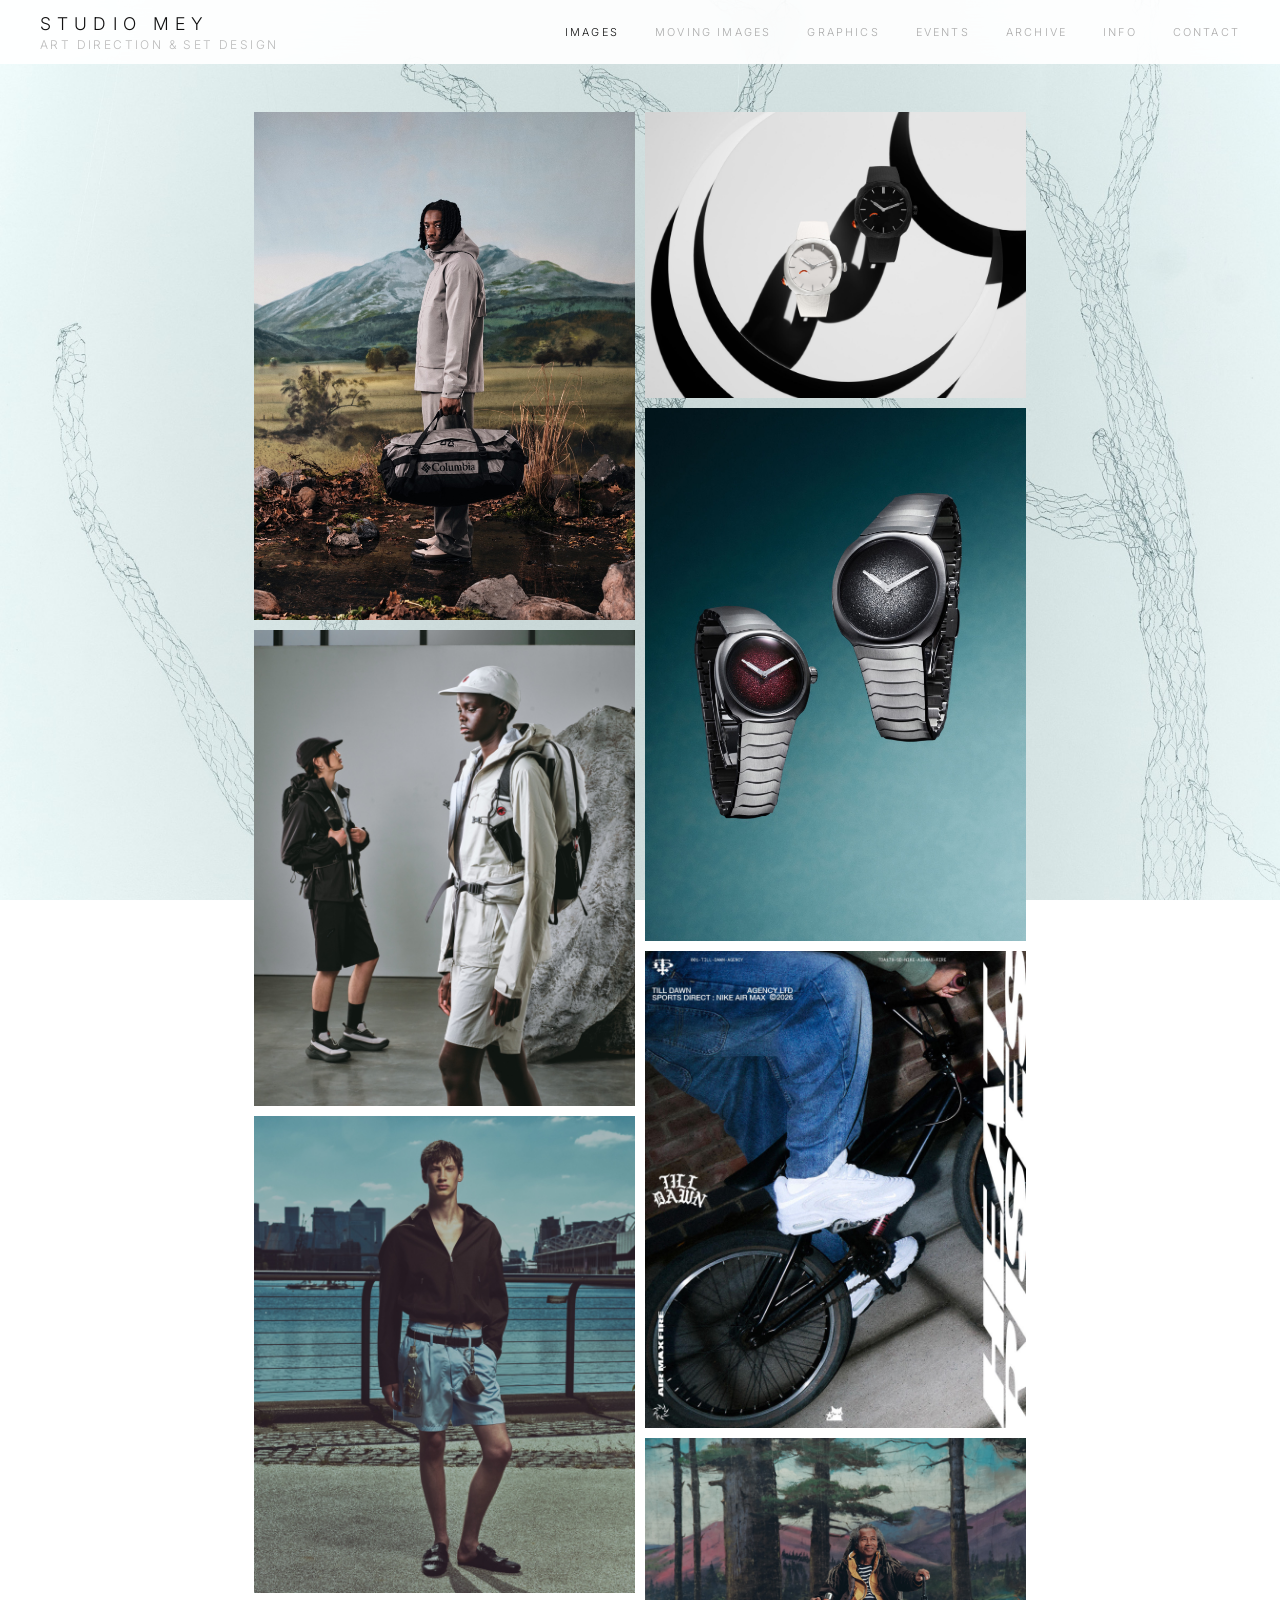
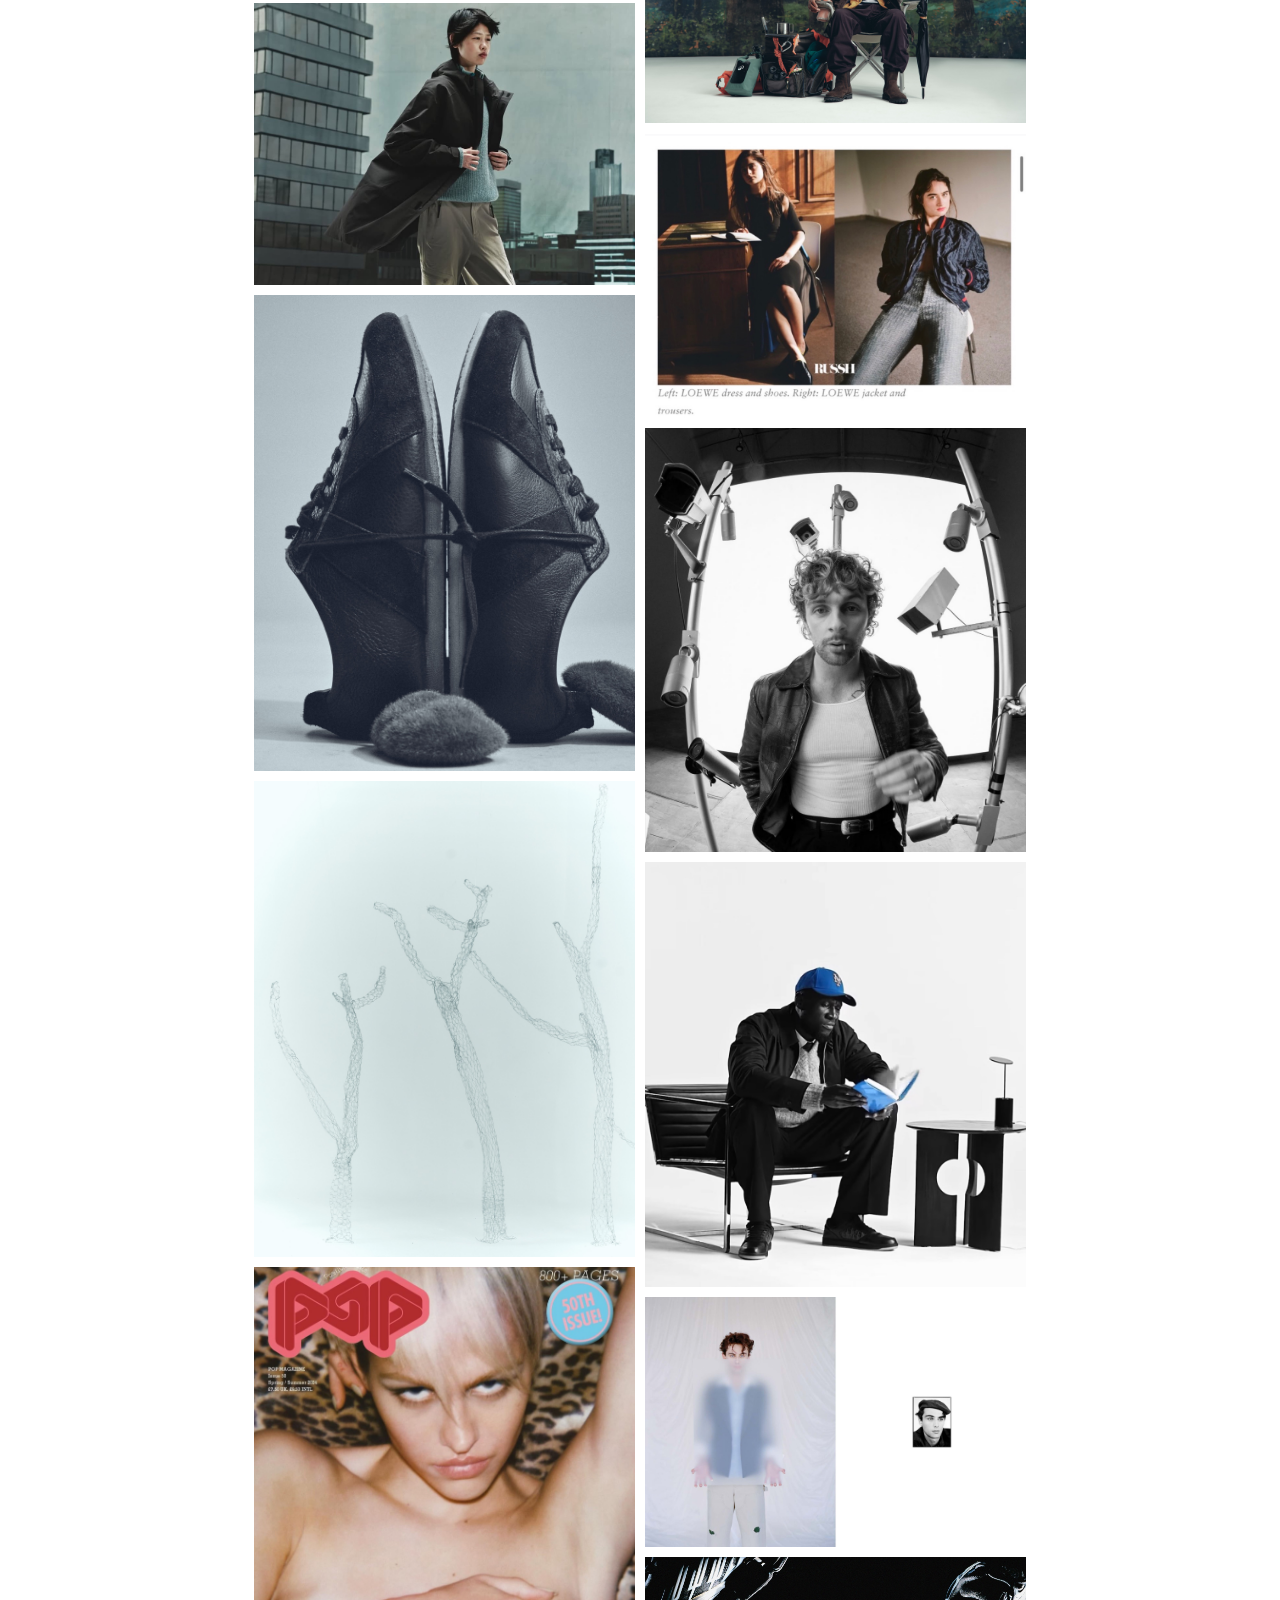
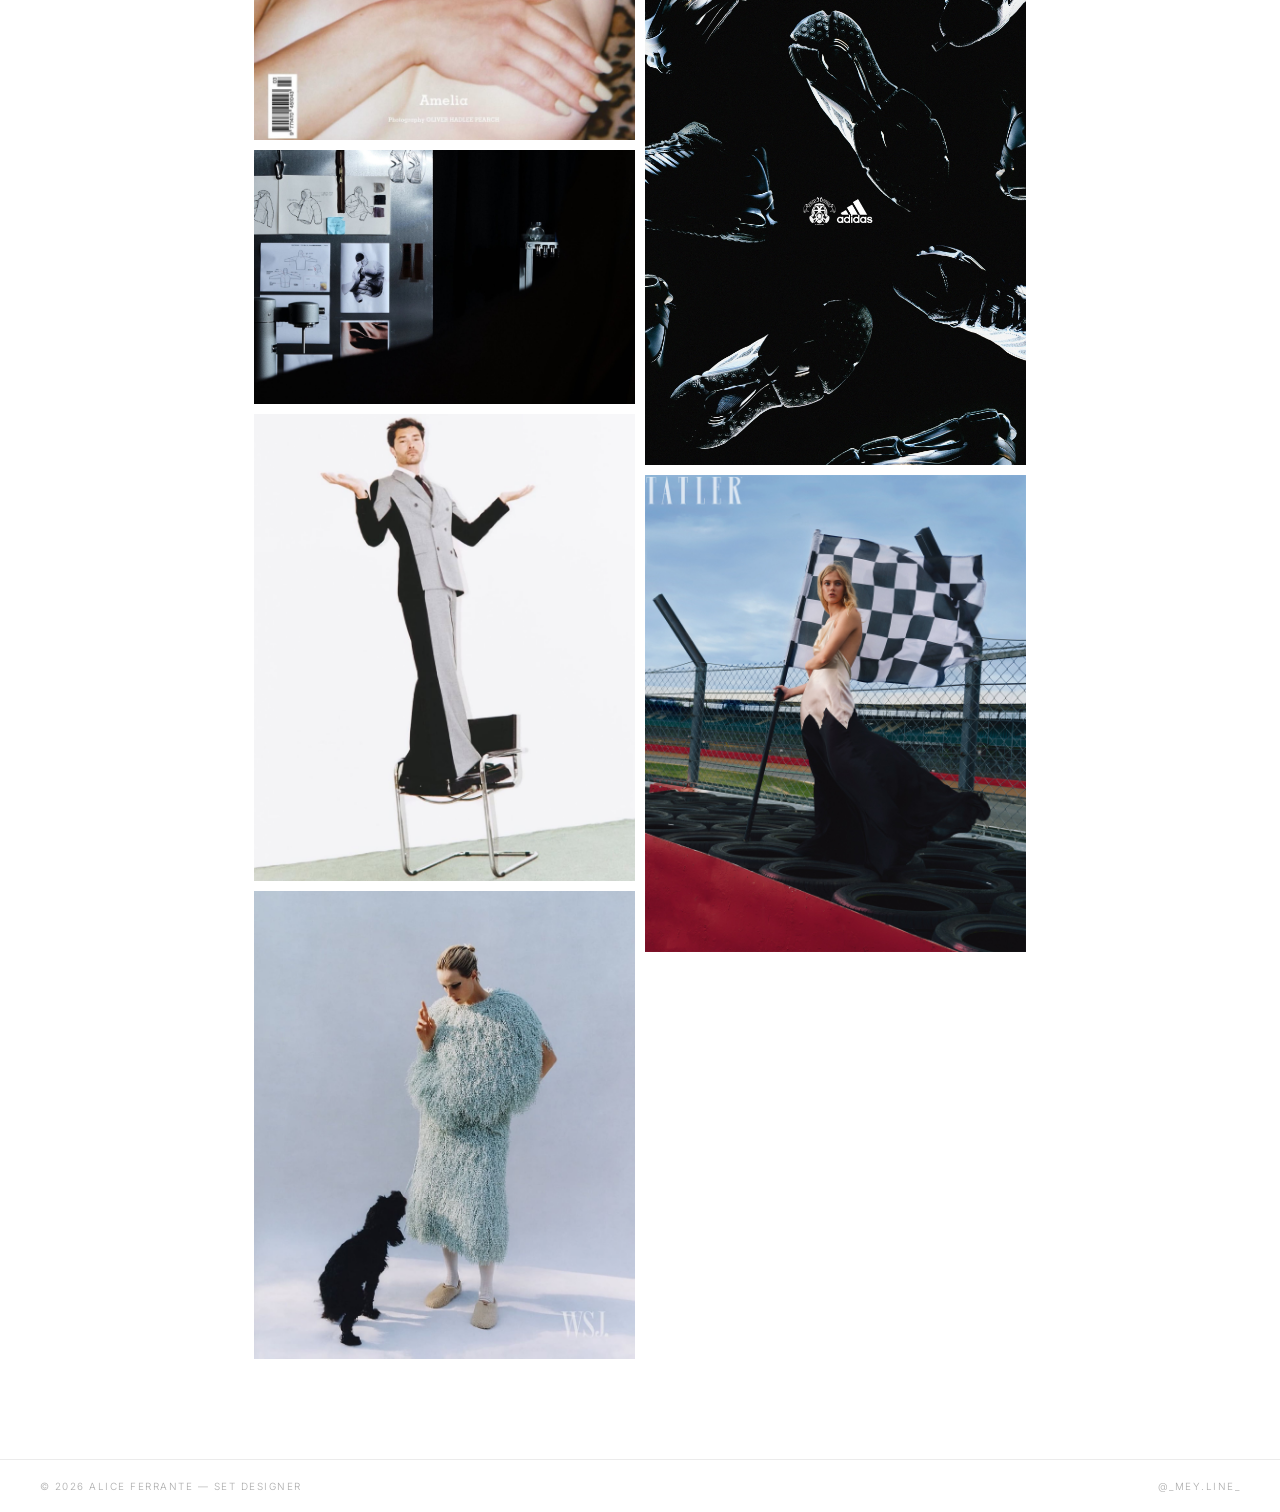
<file: index.html>
<!DOCTYPE html>
<html lang="en">
<head>
  <meta charset="UTF-8" />
  <meta name="viewport" content="width=device-width, initial-scale=1.0" />
  <title>STUDIO MEY</title>
  <link rel="stylesheet" href="style.css" />
  <link rel="preconnect" href="https://fonts.googleapis.com" />
  <link rel="preconnect" href="https://fonts.gstatic.com" crossorigin />
  <link href="https://fonts.googleapis.com/css2?family=Inter:wght@200;300;400&display=swap" rel="stylesheet" />
</head>
<body>

  <div class="bg-layer">
    <img class="bg-image" src="images/bg.jpg" alt="" aria-hidden="true" />
  </div>

  <header class="nav">
  <a href="index.html" class="nav-logo">STUDIO MEY<span class="nav-tagline">Art Direction & Set Design</span></a>
        <nav class="nav-links">
      <a href="index.html" class="nav-link active">Images</a>
      <a href="moving-images.html" class="nav-link">Moving Images</a>
      <a href="graphics.html" class="nav-link">Graphics</a>
      <a href="events.html" class="nav-link">Events</a>
      <a href="archive.html" class="nav-link">Archive</a>
      <a href="info.html" class="nav-link">Info</a>
      <a href="contact.html" class="nav-link">Contact</a>
    </nav>
  <button class="nav-hamburger" id="hamburger" aria-label="Menu">
    <span></span><span></span><span></span>
  </button>
  </header>

  <nav class="nav-mobile" id="mobileMenu">
    <a href="index.html" class="nav-mobile-link active">Images</a>
    <a href="moving-images.html" class="nav-mobile-link ">Moving Images</a>
    <a href="graphics.html" class="nav-mobile-link ">Graphics</a>
    <a href="events.html" class="nav-mobile-link ">Events</a>
    <a href="archive.html" class="nav-mobile-link ">Archive</a>
    <a href="info.html" class="nav-mobile-link ">Info</a>
    <a href="contact.html" class="nav-mobile-link ">Contact</a>
  </nav>

  <main class="gallery" id="gallery">

    <article class="project-card" data-project="0">
      <div class="card-img-wrap">
        <img src="images/ColumbiaxBrandnation1.jpg" alt="Columbia x Brandnation" loading="lazy" />
        <div class="card-hover-label">View Project</div>
      </div>
    </article>

    <article class="project-card" data-project="1">
      <div class="card-img-wrap">
        <img src="images/HPxMammut1.jpg" alt="Hiking Patrol x Mammut" loading="lazy" />
        <div class="card-hover-label">View Project</div>
      </div>
    </article>

    <article class="project-card" data-project="2">
      <div class="card-img-wrap">
        <img src="images/GlassMag1.jpg" alt="Glass Magazine" loading="lazy" />
        <div class="card-hover-label">View Project</div>
      </div>
    </article>

    <article class="project-card" data-project="3">
      <div class="card-img-wrap">
        <img src="images/HikingPatrolCity1.jpg" alt="Hiking Patrol - Renewal in Repose" loading="lazy" />
        <div class="card-hover-label">View Project</div>
      </div>
    </article>

    <article class="project-card" data-project="4">
      <div class="card-img-wrap">
        <img src="images/HikingPatrolMoss1.jpg" alt="Hiking Patrol SS26" loading="lazy" />
        <div class="card-hover-label">View Project</div>
      </div>
    </article>

    <article class="project-card" data-project="5">
      <div class="card-img-wrap">
        <img src="images/pmo1.jpg" alt="Purple Mountain Observatory" loading="lazy" />
        <div class="card-hover-label">View Project</div>
      </div>
    </article>

    <article class="project-card" data-project="6">
      <div class="card-img-wrap">
        <img src="images/pop1.jpg" alt="POP Magazine" loading="lazy" />
        <div class="card-hover-label">View Project</div>
      </div>
    </article>

    <article class="project-card" data-project="7">
      <div class="card-img-wrap">
        <img src="images/skypeople4.jpg" alt="Sky People" loading="lazy" />
        <div class="card-hover-label">View Project</div>
      </div>
    </article>

    <article class="project-card" data-project="8">
      <div class="card-img-wrap">
        <img src="images/therakishgent1.jpg" alt="The Rakish Gent Magazine" loading="lazy" />
        <div class="card-hover-label">View Project</div>
      </div>
    </article>

    <article class="project-card" data-project="9">
      <div class="card-img-wrap">
        <img src="images/wsj1.jpg" alt="WSJ Magazine" loading="lazy" />
        <div class="card-hover-label">View Project</div>
      </div>
    </article>

    <article class="project-card" data-project="10">
      <div class="card-img-wrap">
        <img src="images/Hmoser1.jpg" alt="H.Moser & Cie - Pump edition x Reebok" loading="lazy" />
        <div class="card-hover-label">View Project</div>
      </div>
    </article>

    <article class="project-card" data-project="11">
      <div class="card-img-wrap">
        <img src="images/Hmoserb1.jpg" alt="H.Moser & Cie - Streamline DNA Edition" loading="lazy" />
        <div class="card-hover-label">View Project</div>
      </div>
    </article>

    <article class="project-card" data-project="12">
      <div class="card-img-wrap">
        <img src="images/Sportsdirect1.jpg" alt="Sports Direct - Nike Air Max - Heat Rises" loading="lazy" />
        <div class="card-hover-label">View Project</div>
      </div>
    </article>

    <article class="project-card" data-project="13">
  <div class="card-img-wrap">
    <img src="images/decathlon1.jpg" alt="Decathlon x Orienteer Magazine" loading="lazy" />
    <div class="card-hover-label">View Project</div>
  </div>
</article>

      <article class="project-card" data-project="14">
      <div class="card-img-wrap">
        <img src="images/russh1.jpg" alt="Russh Magazine" loading="lazy" />
        <div class="card-hover-label">View Project</div>
      </div>
    </article>

     <article class="project-card" data-project="15">
      <div class="card-img-wrap">
        <img src="images/tom1.jpg" alt="Tom Grennan Music Video" loading="lazy" />
        <div class="card-hover-label">View Project</div>
      </div>
    </article>

     <article class="project-card" data-project="16">
      <div class="card-img-wrap">
        <img src="images/jvck1.jpg" alt="Jvck James - Easier Done than Said Music video " loading="lazy" />
        <div class="card-hover-label">View Project</div>
      </div>
    </article>
    
     <article class="project-card" data-project="17">
      <div class="card-img-wrap">
        <img src="images/FY1.JPG" alt="Fucking Young Magazine cover" loading="lazy" />
        <div class="card-hover-label">View Project</div>
      </div>
    </article>

    <article class="project-card" data-project="18">
      <div class="card-img-wrap">
        <img src="images/FPxAdidas1.jpg" alt="Adidas x Footpatrol Megaride AG" loading="lazy" />
        <div class="card-hover-label">View Project</div>
      </div>
    </article>

    <article class="project-card" data-project="19">
      <div class="card-img-wrap">
        <img src="images/F1Tatler1.jpg" alt="F1 Academy x Tatler Magazine" loading="lazy" />
        <div class="card-hover-label">View Project</div>
      </div>
    </article>

  </main>

  <footer class="site-footer">
    <span>© <span id="year"></span> Alice Ferrante — Set Designer</span>
    <span class="footer-instagram">
      <a href="https://www.instagram.com/_mey.line_/" target="_blank" rel="noopener">@_mey.line_</a>
    </span>
  </footer>

  <div class="overlay" id="overlay" aria-hidden="true">
    <button class="overlay-close" id="overlayClose" aria-label="Close project">
      <span></span><span></span>
    </button>
    <div class="overlay-inner">
      <div class="overlay-images" id="overlayImages"></div>
      <div class="overlay-info">
        <p class="overlay-number" id="overlayNumber">01</p>
        <h2 class="overlay-title" id="overlayTitle">Project Title</h2>
        <p class="overlay-description" id="overlayDescription"></p>
        <p class="overlay-credits" id="overlayCredits"></p>
      </div>
    </div>
  </div>

  <script src="script.js"></script>
  <script>
    const hamburger = document.getElementById('hamburger');
    const mobileMenu = document.getElementById('mobileMenu');
    hamburger.addEventListener('click', () => {
      hamburger.classList.toggle('open');
      mobileMenu.classList.toggle('open');
    });
    mobileMenu.querySelectorAll('.nav-mobile-link').forEach(link => {
      link.addEventListener('click', () => {
        hamburger.classList.remove('open');
        mobileMenu.classList.remove('open');
      });
    });
  </script>
</body>
</html>
</file>
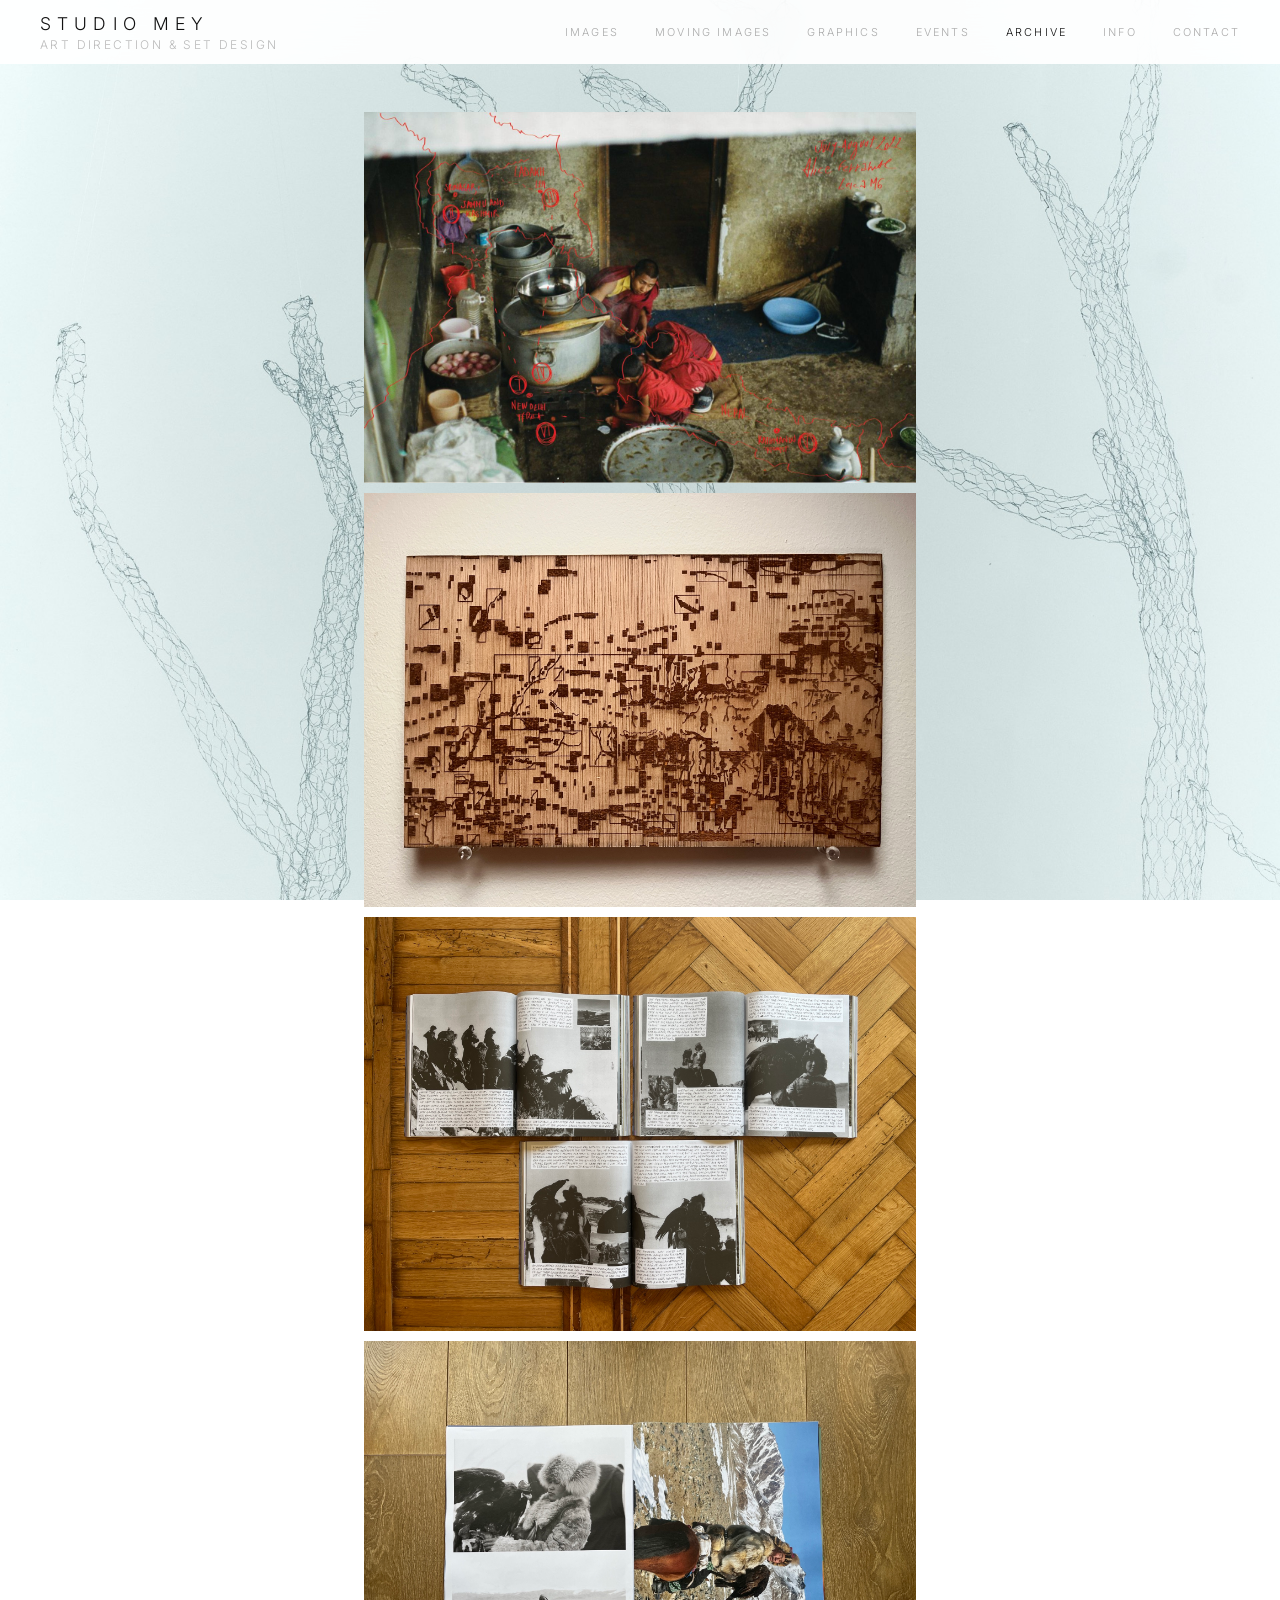
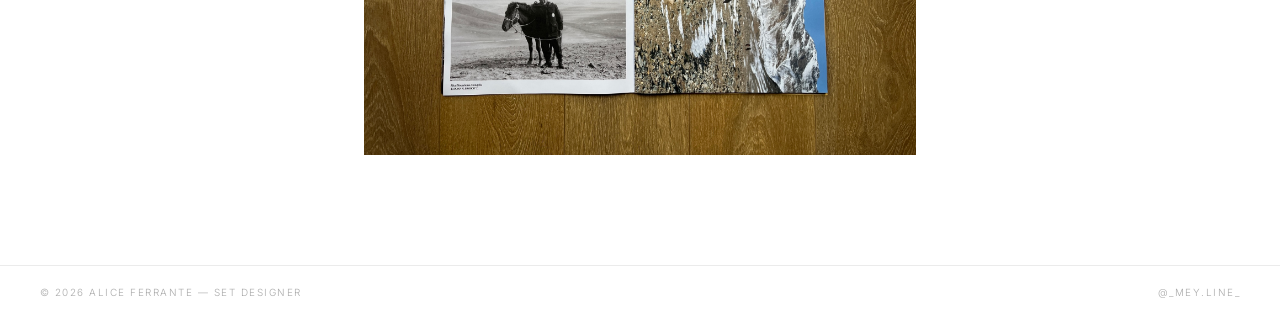
<file: archive.html>
<!DOCTYPE html>
<html lang="en">
<head>
  <meta charset="UTF-8" />
  <meta name="viewport" content="width=device-width, initial-scale=1.0" />
  <title>Archive — STUDIO MEY</title>
  <link rel="stylesheet" href="style.css" />
  <link rel="preconnect" href="https://fonts.googleapis.com" />
  <link rel="preconnect" href="https://fonts.gstatic.com" crossorigin />
  <link href="https://fonts.googleapis.com/css2?family=Inter:wght@200;300;400&display=swap" rel="stylesheet" />
  <style>
    .gallery--single {
      columns: 1 !important;
      max-width: 600px !important;
      margin-left: auto !important;
      margin-right: auto !important;
    }
    .book-viewer {
      position: relative;
      display: flex;
      align-items: center;
      gap: 14px;
    }
    .book-stage {
      position: relative;
      flex: 1;
      aspect-ratio: 1466 / 986;
      background: #fafafa;
      border: 1px solid #ebebeb;
      overflow: hidden;
    }
    .overlay-images .book-stage img {
      position: absolute;
      inset: 0;
      width: 100%;
      height: 100%;
      max-height: none;
      object-fit: cover;
      opacity: 0;
      transform: scale(1.02);
      transition: opacity 0.5s ease, transform 0.5s ease;
    }
    .overlay-images .book-stage img.current {
      opacity: 1;
      transform: scale(1);
    }
    .book-stage-click {
      position: absolute;
      inset: 0;
      display: flex;
      cursor: pointer;
    }
    .book-stage-click span { flex: 1; }
    .book-stage-click span:first-child { cursor: w-resize; }
    .book-stage-click span:last-child { cursor: e-resize; }
    .book-arrow {
      flex-shrink: 0;
      width: 32px;
      height: 32px;
      border: none;
      background: none;
      cursor: pointer;
      color: var(--ink-faint);
      font-size: 1.4rem;
      font-weight: 300;
      transition: color var(--transition);
      display: flex;
      align-items: center;
      justify-content: center;
    }
    .book-arrow:hover { color: var(--ink); }
    .book-arrow:disabled { opacity: 0.25; cursor: default; }
    .book-progress {
      text-align: center;
      font-size: 0.62rem;
      font-weight: 300;
      letter-spacing: 0.2em;
      color: var(--ink-faint);
      margin-top: 14px;
    }
    @media (max-width: 600px) {
      .book-viewer { gap: 6px; }
      .book-arrow { width: 22px; font-size: 1.1rem; }
    }
  </style>
</head>
<body>

  <div class="bg-layer">
    <img class="bg-image" src="images/bg.jpg" alt="" aria-hidden="true" />
  </div>

  <header class="nav">
    <a href="index.html" class="nav-logo">STUDIO MEY<span class="nav-tagline">Art Direction & Set Design</span></a>
        <nav class="nav-links">
      <a href="index.html" class="nav-link">Images</a>
      <a href="moving-images.html" class="nav-link">Moving Images</a>
      <a href="graphics.html" class="nav-link">Graphics</a>
      <a href="events.html" class="nav-link">Events</a>
      <a href="archive.html" class="nav-link active">Archive</a>
      <a href="info.html" class="nav-link">Info</a>
      <a href="contact.html" class="nav-link">Contact</a>
    </nav>
  <button class="nav-hamburger" id="hamburger" aria-label="Menu">
    <span></span><span></span><span></span>
  </button>
  </header>

  <nav class="nav-mobile" id="mobileMenu">
    <a href="index.html" class="nav-mobile-link ">Images</a>
    <a href="moving-images.html" class="nav-mobile-link ">Moving Images</a>
    <a href="graphics.html" class="nav-mobile-link ">Graphics</a>
    <a href="events.html" class="nav-mobile-link ">Events</a>
    <a href="archive.html" class="nav-mobile-link active">Archive</a>
    <a href="info.html" class="nav-mobile-link ">Info</a>
    <a href="contact.html" class="nav-mobile-link ">Contact</a>
  </nav>

  <main class="gallery gallery--single" id="gallery">

    <article class="project-card" id="bookThumbCard">
      <div class="card-img-wrap">
        <img src="images/book1-pages/page-01.jpg" alt="India - Nepal, July - August 2022" loading="lazy" />
        <div class="card-hover-label">View Project</div>
      </div>
    </article>

    <article class="project-card" data-project="0">
      <div class="card-img-wrap">
        <img src="images/laser1.jpg" alt="Laser cut wooden pieces - personal experiment" loading="lazy" />
        <div class="card-hover-label">View Project</div>
      </div>
    </article>

    <article class="project-card" data-project="1">
      <div class="card-img-wrap">
       <img src="images/orienteerarticle1.jpg" alt="Mongolia Article for Orienteer Magazine Issue 9th" loading="lazy" />
        <div class="card-hover-label">View Project</div>
      </div>
    </article>

    <article class="project-card" data-project="2">
      <div class="card-img-wrap">
        <img src="images/peak1.jpg" alt="Mongolia article for Peak Magazine - Volume 5" loading="lazy" />
        <div class="card-hover-label">View Project</div>
      </div>
    </article>

  </main>

  <footer class="site-footer">
    <span>© <span id="year"></span> Alice Ferrante — Set Designer</span>
    <span class="footer-instagram">
      <a href="https://www.instagram.com/_mey.line_/" target="_blank" rel="noopener">@_mey.line_</a>
    </span>
  </footer>

  <div class="overlay" id="overlay" aria-hidden="true">
    <button class="overlay-close" id="overlayClose" aria-label="Close project">
      <span></span><span></span>
    </button>
    <div class="overlay-inner">
      <div class="overlay-images" id="overlayImages"></div>
      <div class="overlay-info">
        <p class="overlay-number" id="overlayNumber">01</p>
        <h2 class="overlay-title" id="overlayTitle">Project Title</h2>
        <p class="overlay-description" id="overlayDescription"></p>
        <p class="overlay-credits" id="overlayCredits"></p>
      </div>
    </div>
  </div>

  <script src="archive-script.js"></script>
  <script>
    (function () {
      const total = 39;
      const pad = n => String(n).padStart(2, '0');
      const pathFor = n => `images/book1-pages/page-${pad(n)}.jpg`;
      let bookState = null;

      function bookViewerHTML() {
        return `
          <div class="book-viewer">
            <button class="book-arrow" id="bookPrev" aria-label="Previous page">‹</button>
            <div class="book-stage" id="bookStage">
              <img class="current" id="bookImgA" src="${pathFor(1)}" alt="Page 1" />
              <img id="bookImgB" src="${pathFor(1)}" alt="" />
              <div class="book-stage-click">
                <span id="bookClickPrev"></span>
                <span id="bookClickNext"></span>
              </div>
            </div>
            <button class="book-arrow" id="bookNext" aria-label="Next page">›</button>
          </div>
          <p class="book-progress"><span id="bookPageNum">1</span> / <span id="bookPageTotal">${total}</span></p>
        `;
      }

      function initBookViewer() {
        const imgA = document.getElementById('bookImgA');
        const imgB = document.getElementById('bookImgB');
        const pageNumEl = document.getElementById('bookPageNum');
        const prevBtn = document.getElementById('bookPrev');
        const nextBtn = document.getElementById('bookNext');

        const state = { page: 1 };
        let currentEl = imgA;
        let hiddenEl = imgB;

        function updateButtons() {
          prevBtn.disabled = state.page <= 1;
          nextBtn.disabled = state.page >= total;
        }

        function goTo(n) {
          n = Math.max(1, Math.min(total, n));
          if (n === state.page) return;
          hiddenEl.src = pathFor(n);
          hiddenEl.alt = `Page ${n}`;
          currentEl.classList.remove('current');
          hiddenEl.classList.add('current');
          [currentEl, hiddenEl] = [hiddenEl, currentEl];
          state.page = n;
          pageNumEl.textContent = state.page;
          updateButtons();
        }

        document.getElementById('bookClickPrev').addEventListener('click', () => goTo(state.page - 1));
        document.getElementById('bookClickNext').addEventListener('click', () => goTo(state.page + 1));
        prevBtn.addEventListener('click', () => goTo(state.page - 1));
        nextBtn.addEventListener('click', () => goTo(state.page + 1));
        updateButtons();

        bookState = { get page() { return state.page; }, goTo };
      }

      function openBook() {
        overlayImages.innerHTML = bookViewerHTML();
        overlayNumber.textContent = '';
        overlayTitle.textContent = 'India - Nepal, July - August 2022 — Alice Ferrante';
        overlayDescription.textContent = 'A little photobook with pictures taken with my Leica M6, from Ladakh all the way to Nepal, 2022.';
        overlayCredits.textContent = '';
        overlay.classList.add('open');
        overlay.setAttribute('aria-hidden', 'false');
        document.body.style.overflow = 'hidden';
        overlayImages.scrollTop = 0;
        overlay.scrollTop = 0;
        initBookViewer();
      }

      const bookThumb = document.getElementById('bookThumbCard');
      bookThumb.addEventListener('click', openBook);
      bookThumb.setAttribute('tabindex', '0');
      bookThumb.setAttribute('role', 'button');
      bookThumb.addEventListener('keydown', e => {
        if (e.key === 'Enter' || e.key === ' ') {
          e.preventDefault();
          openBook();
        }
      });

      document.addEventListener('keydown', e => {
        if (!bookState || !overlay.classList.contains('open') || !document.getElementById('bookStage')) return;
        if (e.key === 'ArrowLeft') bookState.goTo(bookState.page - 1);
        if (e.key === 'ArrowRight') bookState.goTo(bookState.page + 1);
      });
    })();
  </script>
  <script>
    const hamburger = document.getElementById('hamburger');
    const mobileMenu = document.getElementById('mobileMenu');
    hamburger.addEventListener('click', () => {
      hamburger.classList.toggle('open');
      mobileMenu.classList.toggle('open');
    });
    mobileMenu.querySelectorAll('.nav-mobile-link').forEach(link => {
      link.addEventListener('click', () => {
        hamburger.classList.remove('open');
        mobileMenu.classList.remove('open');
      });
    });
  </script>
</body>
</html>
</file>
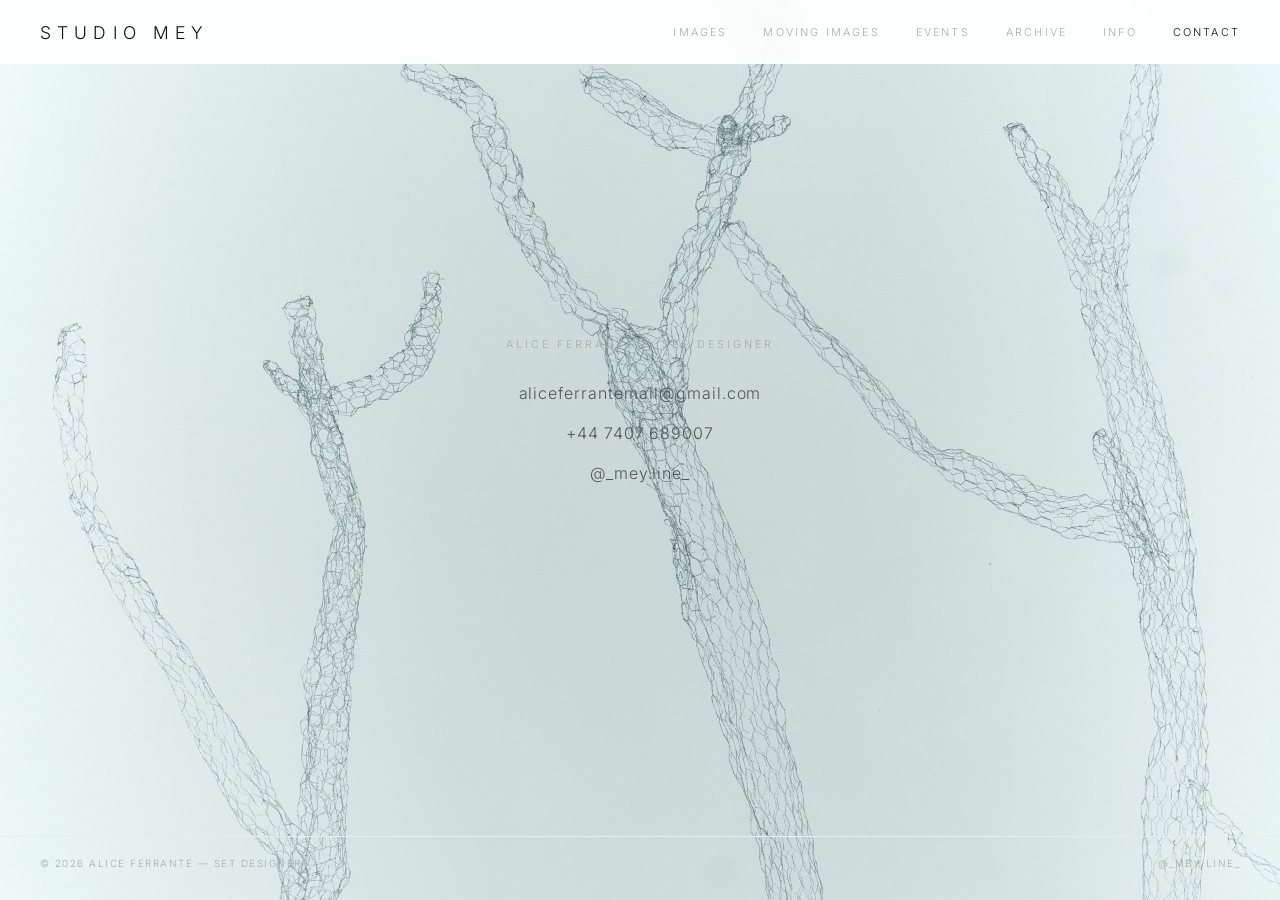
<file: contact.html>
<!DOCTYPE html>
<html lang="en">
<head>
  <meta charset="UTF-8" />
  <meta name="viewport" content="width=device-width, initial-scale=1.0" />
  <title>Contact — STUDIO MEY</title>
  <link rel="stylesheet" href="style.css" />
  <link rel="preconnect" href="https://fonts.googleapis.com" />
  <link rel="preconnect" href="https://fonts.gstatic.com" crossorigin />
  <link href="https://fonts.googleapis.com/css2?family=Inter:wght@200;300;400&display=swap" rel="stylesheet" />
  <style>
    .contact-page {
      position: relative;
      z-index: 1;
      min-height: calc(100vh - var(--nav-height));
      display: flex;
      align-items: center;
      justify-content: center;
      padding: var(--nav-height) 40px 80px;
    }
    .contact-content {
      text-align: center;
      display: flex;
      flex-direction: column;
      gap: 20px;
    }
    .contact-name {
      font-size: 0.68rem;
      font-weight: 300;
      letter-spacing: 0.28em;
      text-transform: uppercase;
      color: var(--ink-faint);
      margin-bottom: 12px;
    }
    .contact-link {
      font-size: 1rem;
      font-weight: 300;
      letter-spacing: 0.06em;
      color: var(--ink-soft);
      text-decoration: none;
      transition: color 0.3s ease;
      display: block;
    }
    .contact-link:hover { color: var(--ink); }
  </style>
</head>
<body>

  <div class="bg-layer">
    <img class="bg-image" src="images/bg.jpg" alt="" aria-hidden="true" />
  </div>

  <header class="nav">
    <a href="index.html" class="nav-logo">STUDIO MEY</a>
    <nav class="nav-links">
      <a href="index.html" class="nav-link">Images</a>
      <a href="moving-images.html" class="nav-link">Moving Images</a>
      <a href="events.html" class="nav-link">Events</a>
      <a href="archive.html" class="nav-link">Archive</a>
      <a href="info.html" class="nav-link">Info</a>
      <a href="contact.html" class="nav-link active">Contact</a>
    </nav>
  <button class="nav-hamburger" id="hamburger" aria-label="Menu">
    <span></span><span></span><span></span>
  </button>
  </header>

  <nav class="nav-mobile" id="mobileMenu">
    <a href="index.html" class="nav-mobile-link ">Images</a>
    <a href="moving-images.html" class="nav-mobile-link ">Moving Images</a>
    <a href="events.html" class="nav-mobile-link ">Events</a>
    <a href="archive.html" class="nav-mobile-link ">Archive</a>
    <a href="info.html" class="nav-mobile-link ">Info</a>
    <a href="contact.html" class="nav-mobile-link active">Contact</a>
  </nav>

  <main class="contact-page">
    <div class="contact-content">
      <p class="contact-name">Alice Ferrante — Set Designer</p>
      <a href="mailto:aliceferrantemail@gmail.com" class="contact-link">aliceferrantemail@gmail.com</a>
      <a href="tel:+447407689007" class="contact-link">+44 7407 689007</a>
      <a href="https://www.instagram.com/_mey.line_/" target="_blank" rel="noopener" class="contact-link">@_mey.line_</a>
    </div>
  </main>

  <footer class="site-footer">
    <span>© <span id="year"></span> Alice Ferrante — Set Designer</span>
    <span class="footer-instagram">
      <a href="https://www.instagram.com/_mey.line_/" target="_blank" rel="noopener">@_mey.line_</a>
    </span>
  </footer>

  <script>document.getElementById('year').textContent = new Date().getFullYear();</script>
  <script>
    const hamburger = document.getElementById('hamburger');
    const mobileMenu = document.getElementById('mobileMenu');
    hamburger.addEventListener('click', () => {
      hamburger.classList.toggle('open');
      mobileMenu.classList.toggle('open');
    });
    mobileMenu.querySelectorAll('.nav-mobile-link').forEach(link => {
      link.addEventListener('click', () => {
        hamburger.classList.remove('open');
        mobileMenu.classList.remove('open');
      });
    });
  </script>
</body>
</html>
</file>
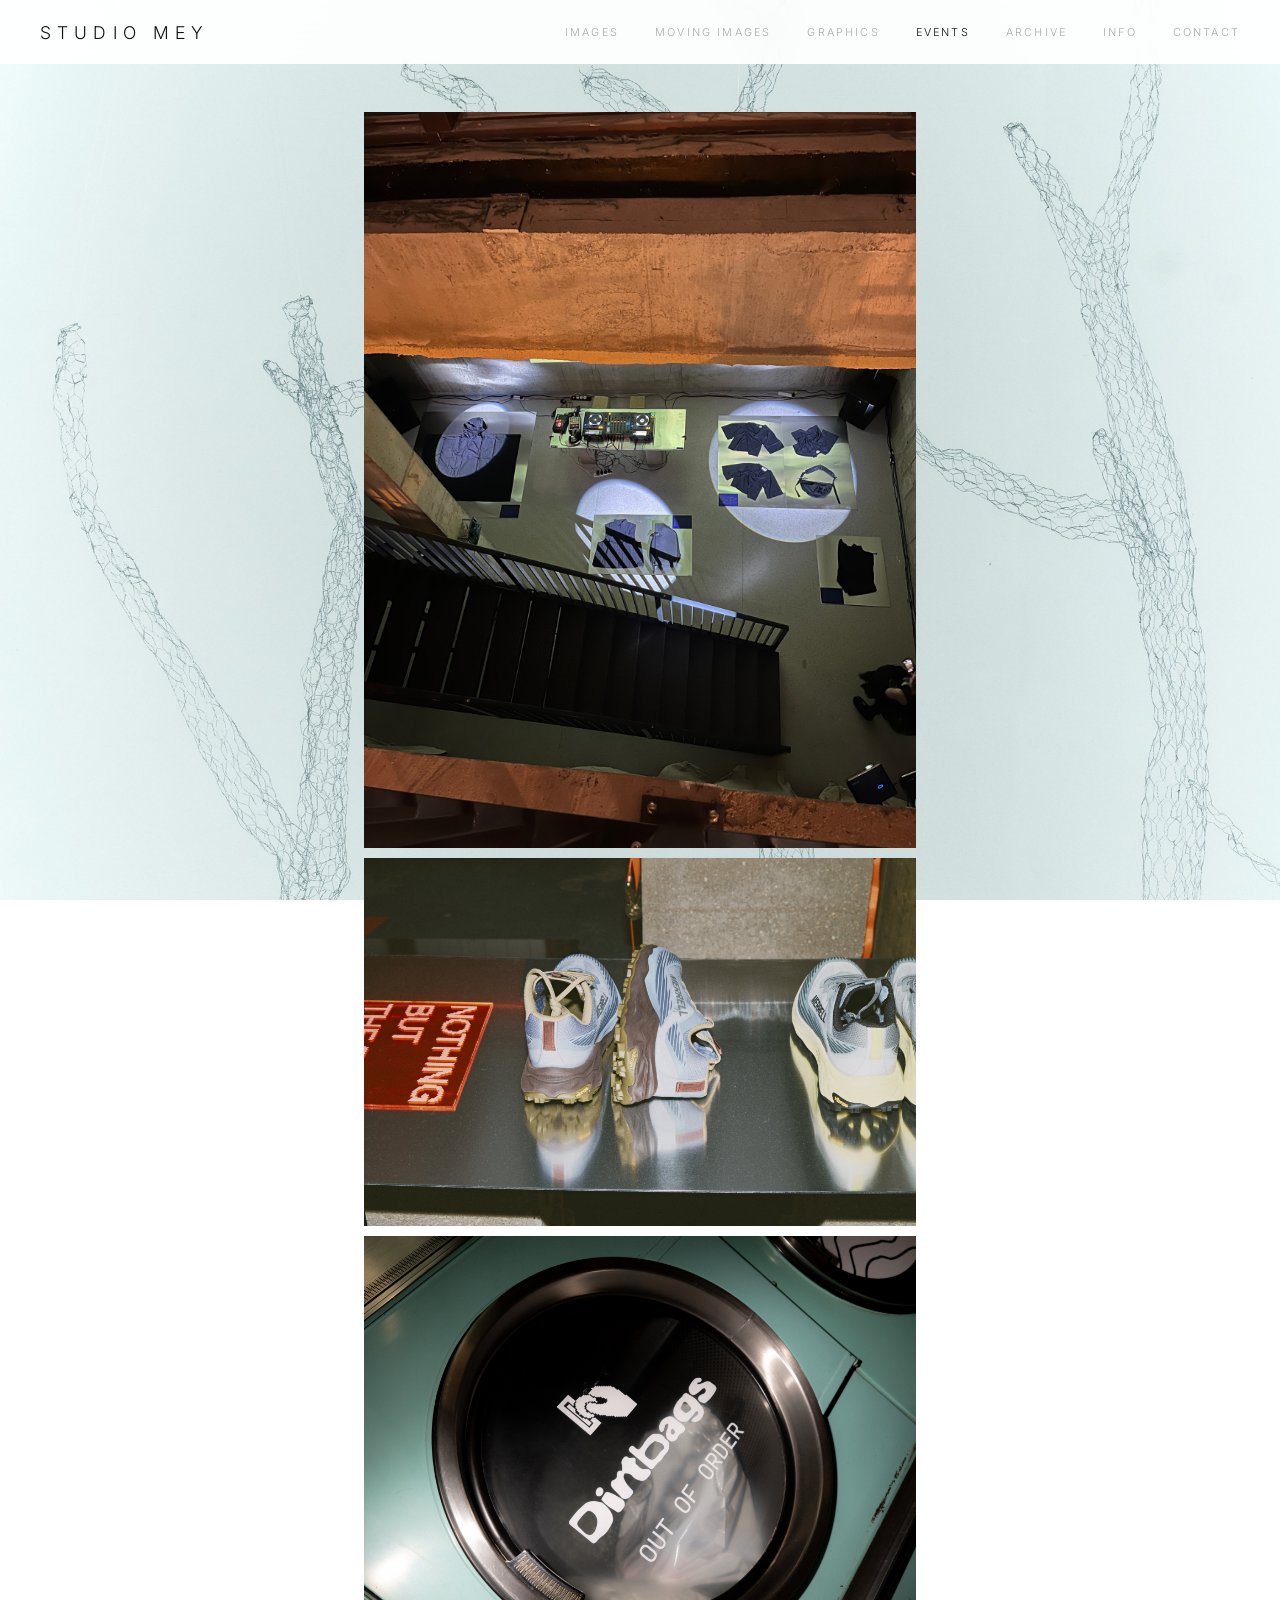
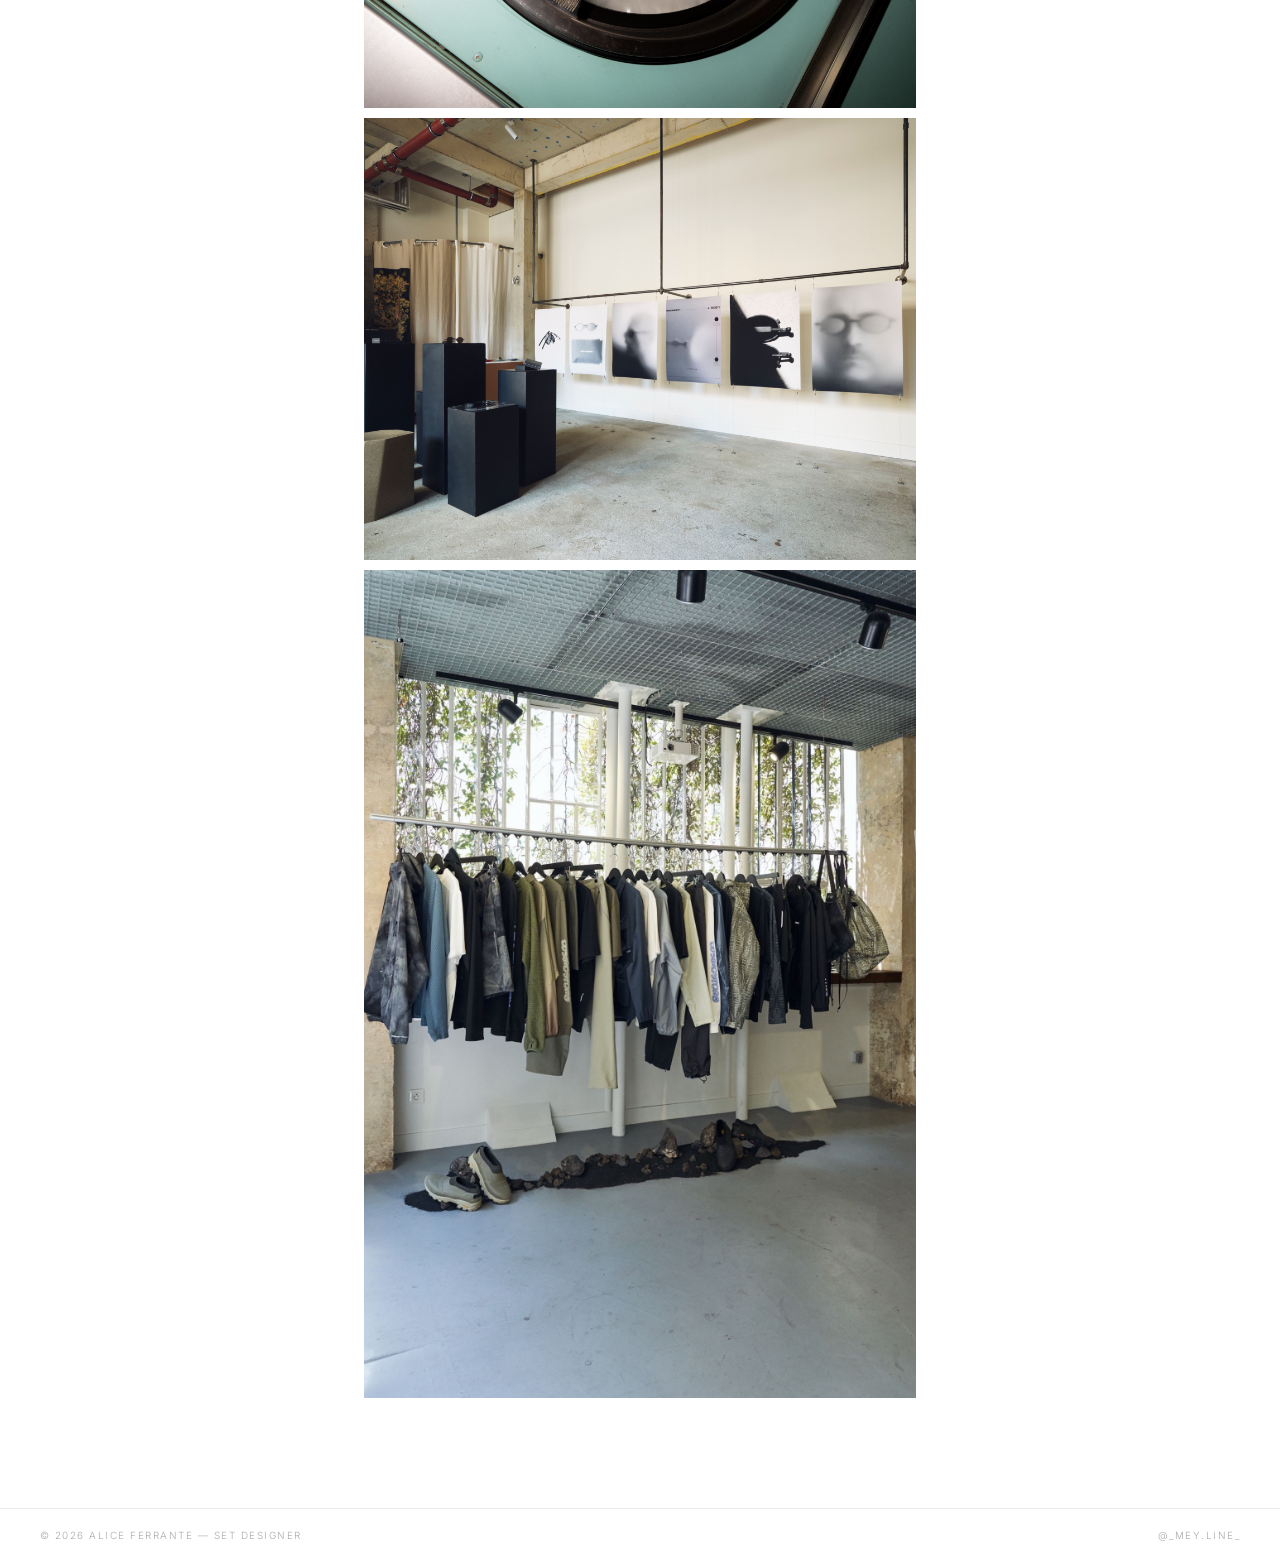
<file: events.html>
<!DOCTYPE html>
<html lang="en">
<head>
  <meta charset="UTF-8" />
  <meta name="viewport" content="width=device-width, initial-scale=1.0" />
  <title>Events — STUDIO MEY</title>
  <link rel="stylesheet" href="style.css" />
  <link rel="preconnect" href="https://fonts.googleapis.com" />
  <link rel="preconnect" href="https://fonts.gstatic.com" crossorigin />
  <link href="https://fonts.googleapis.com/css2?family=Inter:wght@200;300;400&display=swap" rel="stylesheet" />
  <style>
    .gallery--single {
      columns: 1 !important;
      max-width: 600px !important;
      margin-left: auto !important;
      margin-right: auto !important;
    }
  </style>
</head>
<body>

  <div class="bg-layer">
    <img class="bg-image" src="images/bg.jpg" alt="" aria-hidden="true" />
  </div>

  <header class="nav">
    <a href="index.html" class="nav-logo">STUDIO MEY</a>
    <nav class="nav-links">
      <a href="index.html" class="nav-link">Images</a>
      <a href="moving-images.html" class="nav-link">Moving Images</a>
      <a href="graphics.html" class="nav-link">Graphics</a>
      <a href="events.html" class="nav-link active">Events</a>
      <a href="archive.html" class="nav-link">Archive</a>
      <a href="info.html" class="nav-link">Info</a>
      <a href="contact.html" class="nav-link">Contact</a>
    </nav>
  <button class="nav-hamburger" id="hamburger" aria-label="Menu">
    <span></span><span></span><span></span>
  </button>
  </header>

  <nav class="nav-mobile" id="mobileMenu">
    <a href="index.html" class="nav-mobile-link ">Images</a>
    <a href="moving-images.html" class="nav-mobile-link ">Moving Images</a>
    <a href="graphics.html" class="nav-mobile-link ">Graphics</a>
    <a href="events.html" class="nav-mobile-link active">Events</a>
    <a href="archive.html" class="nav-mobile-link ">Archive</a>
    <a href="info.html" class="nav-mobile-link ">Info</a>
    <a href="contact.html" class="nav-mobile-link ">Contact</a>
  </nav>

  <main class="gallery gallery--single" id="gallery">

    <article class="project-card" data-project="0">
      <div class="card-img-wrap">
        <img src="images/Coteciel1.jpg" alt="Cote & Ciel Launch Event" loading="lazy" />
        <div class="card-hover-label">View Project</div>
      </div>
    </article>

    <article class="project-card" data-project="1">
      <div class="card-img-wrap">
        <img src="images/Merrellevent1.jpg" alt="Merrell x Unsanctioned Athletics" loading="lazy" />
        <div class="card-hover-label">View Project</div>
      </div>
    </article>

    <article class="project-card" data-project="2">
      <div class="card-img-wrap">
        <img src="images/columbiaevent1.jpg" alt="Columbia Hike Society Event" loading="lazy" />
        <div class="card-hover-label">View Project</div>
      </div>
    </article>

    <article class="project-card" data-project="3">
      <div class="card-img-wrap">
        <img src="images/ATMOS1.JPG" alt="Atmos x Mezzanine Event - Awaykin Studio" loading="lazy" />
        <div class="card-hover-label">View Project</div>
      </div>
    </article>

    <article class="project-card" data-project="4">
      <div class="card-img-wrap">
        <img src="images/PMOsummer1.JPG" alt="Purple Mountain Observatory Paris SFW2026" loading="lazy" />
        <div class="card-hover-label">View Project</div>
      </div>
    </article>

  </main>

  <footer class="site-footer">
    <span>© <span id="year"></span> Alice Ferrante — Set Designer</span>
    <span class="footer-instagram">
      <a href="https://www.instagram.com/_mey.line_/" target="_blank" rel="noopener">@_mey.line_</a>
    </span>
  </footer>

  <div class="overlay" id="overlay" aria-hidden="true">
    <button class="overlay-close" id="overlayClose" aria-label="Close project">
      <span></span><span></span>
    </button>
    <div class="overlay-inner">
      <div class="overlay-images" id="overlayImages"></div>
      <div class="overlay-info">
        <p class="overlay-number" id="overlayNumber">01</p>
        <h2 class="overlay-title" id="overlayTitle">Project Title</h2>
        <p class="overlay-description" id="overlayDescription"></p>
        <p class="overlay-credits" id="overlayCredits"></p>
      </div>
    </div>
  </div>

  <script src="events-script.js"></script>
  <script>
    const hamburger = document.getElementById('hamburger');
    const mobileMenu = document.getElementById('mobileMenu');
    hamburger.addEventListener('click', () => {
      hamburger.classList.toggle('open');
      mobileMenu.classList.toggle('open');
    });
    mobileMenu.querySelectorAll('.nav-mobile-link').forEach(link => {
      link.addEventListener('click', () => {
        hamburger.classList.remove('open');
        mobileMenu.classList.remove('open');
      });
    });
  </script>
</body>
</html>
</file>
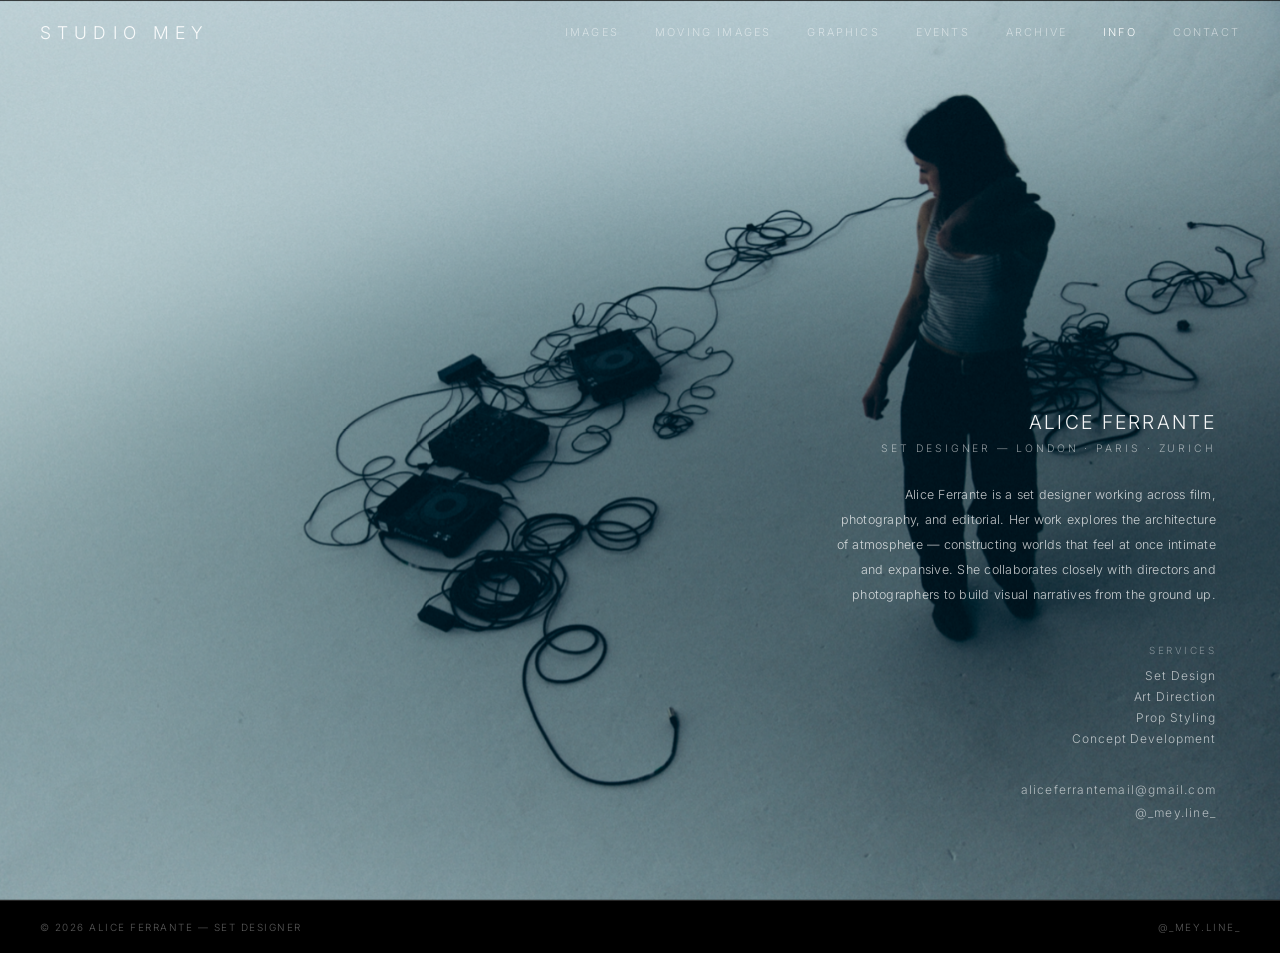
<file: info.html>
<!DOCTYPE html>
<html lang="en">
<head>
  <meta charset="UTF-8" />
  <meta name="viewport" content="width=device-width, initial-scale=1.0" />
  <title>Info — STUDIO MEY</title>
  <link rel="stylesheet" href="style.css" />
  <link rel="preconnect" href="https://fonts.googleapis.com" />
  <link rel="preconnect" href="https://fonts.gstatic.com" crossorigin />
  <link href="https://fonts.googleapis.com/css2?family=Inter:wght@200;300;400&display=swap" rel="stylesheet" />
  <style>
    body.info-body {
      background: #000;
    }
    .info-bg {
      position: fixed;
      inset: 0;
      z-index: 0;
    }
    .info-bg img {
      width: 100%;
      height: 100%;
      object-fit: cover;
      object-position: center;
      opacity: 1;
    }
    body.info-body .nav {
      background: transparent;
      backdrop-filter: none;
      -webkit-backdrop-filter: none;
      border-bottom: none;
    }
    body.info-body .nav-logo { color: rgba(255,255,255,0.9); }
    body.info-body .nav-logo:hover { opacity: 0.6; }
    body.info-body .nav-link { color: rgba(255,255,255,0.5); }
    body.info-body .nav-link:hover,
    body.info-body .nav-link.active { color: rgba(255,255,255,0.95); }
    body.info-body .nav-hamburger span { background: rgba(255,255,255,0.9); }
    body.info-body .nav-mobile {
      background: rgba(0,0,0,0.92);
    }
    body.info-body .nav-mobile-link { color: rgba(255,255,255,0.5); }
    body.info-body .nav-mobile-link:hover,
    body.info-body .nav-mobile-link.active { color: rgba(255,255,255,0.95); }
    @media (max-width: 768px) {
      .info-fullbleed {
        padding: calc(var(--nav-height) + 40px) 24px 60px;
        justify-content: flex-start;
      }
      .info-fullbleed-content {
        max-width: 100%;
        text-align: left;
      }
      .info-fullbleed .info-contact { align-items: flex-start; }
    }

    .info-fullbleed {
      position: relative;
      z-index: 1;
      min-height: 100vh;
      display: flex;
      align-items: flex-end;
      justify-content: flex-end;
      padding: calc(var(--nav-height) + 40px) 64px 80px;
    }
    .info-fullbleed-content {
      max-width: 380px;
      text-align: right;
    }
    .info-fullbleed .info-name {
      font-size: 1.2rem;
      font-weight: 300;
      letter-spacing: 0.12em;
      text-transform: uppercase;
      line-height: 1;
      color: rgba(255,255,255,0.95);
      margin-bottom: 10px;
    }
    .info-fullbleed .info-role {
      font-size: 0.65rem;
      font-weight: 300;
      letter-spacing: 0.28em;
      text-transform: uppercase;
      color: rgba(255,255,255,0.55);
      margin-bottom: 28px;
    }
    .info-fullbleed .info-bio {
      font-size: 0.78rem;
      font-weight: 300;
      line-height: 2;
      color: rgba(255,255,255,0.75);
      margin-bottom: 36px;
      letter-spacing: 0.02em;
    }
    .info-fullbleed .info-services {
      margin-bottom: 36px;
    }
    .info-fullbleed .info-services-label {
      font-size: 0.62rem;
      font-weight: 300;
      letter-spacing: 0.25em;
      text-transform: uppercase;
      color: rgba(255,255,255,0.4);
      margin-bottom: 12px;
    }
    .info-fullbleed .info-services ul {
      display: flex;
      flex-direction: column;
      gap: 6px;
      list-style: none;
    }
    .info-fullbleed .info-services li {
      font-size: 0.75rem;
      font-weight: 300;
      letter-spacing: 0.08em;
      color: rgba(255,255,255,0.65);
    }
    .info-fullbleed .info-contact {
      display: flex;
      flex-direction: column;
      gap: 8px;
      align-items: flex-end;
    }
    .info-fullbleed .info-email,
    .info-fullbleed .info-instagram {
      font-size: 0.75rem;
      font-weight: 300;
      letter-spacing: 0.1em;
      color: rgba(255,255,255,0.6);
      text-decoration: none;
      transition: color 0.3s ease;
    }
    .info-fullbleed .info-email:hover,
    .info-fullbleed .info-instagram:hover { color: rgba(255,255,255,0.95); }

    body.info-body .site-footer {
      position: relative;
      z-index: 1;
      border-top: 1px solid rgba(255,255,255,0.15);
      color: rgba(255,255,255,0.35);
      background: transparent !important;
    }
    body.info-body .site-footer a { color: rgba(255,255,255,0.35); }
    body.info-body .site-footer a:hover { color: rgba(255,255,255,0.7); }
  </style>
</head>
<body class="info-body">

  <div class="info-bg">
    <img src="images/me.PNG" alt="" aria-hidden="true" />
  </div>

  <header class="nav">
    <a href="index.html" class="nav-logo">STUDIO MEY</a>
        <nav class="nav-links">
      <a href="index.html" class="nav-link">Images</a>
      <a href="moving-images.html" class="nav-link">Moving Images</a>
      <a href="graphics.html" class="nav-link">Graphics</a>
      <a href="events.html" class="nav-link">Events</a>
      <a href="archive.html" class="nav-link">Archive</a>
      <a href="info.html" class="nav-link active">Info</a>
      <a href="contact.html" class="nav-link">Contact</a>
    </nav>
  <button class="nav-hamburger" id="hamburger" aria-label="Menu">
    <span></span><span></span><span></span>
  </button>
  </header>

  <nav class="nav-mobile" id="mobileMenu">
    <a href="index.html" class="nav-mobile-link">Images</a>
    <a href="moving-images.html" class="nav-mobile-link">Moving Images</a>
    <a href="graphics.html" class="nav-mobile-link">Graphics</a>
    <a href="events.html" class="nav-mobile-link">Events</a>
    <a href="archive.html" class="nav-mobile-link">Archive</a>
    <a href="info.html" class="nav-mobile-link active">Info</a>
    <a href="contact.html" class="nav-mobile-link">Contact</a>
  </nav>

  <main class="info-fullbleed">
    <div class="info-fullbleed-content">

      <h1 class="info-name">Alice Ferrante</h1>
      <p class="info-role">Set Designer — London · Paris · Zurich</p>

      <p class="info-bio">
        Alice Ferrante is a set designer working across film, photography, and editorial.
        Her work explores the architecture of atmosphere — constructing worlds that feel
        at once intimate and expansive. She collaborates closely with directors and
        photographers to build visual narratives from the ground up.
      </p>

      <div class="info-services">
        <p class="info-services-label">Services</p>
        <ul>
          <li>Set Design</li>
          <li>Art Direction</li>
          <li>Prop Styling</li>
          <li>Concept Development</li>
        </ul>
      </div>

      <div class="info-contact">
        <a href="mailto:aliceferrantemail@gmail.com" class="info-email">aliceferrantemail@gmail.com</a>
        <a href="https://www.instagram.com/_mey.line_/" target="_blank" rel="noopener" class="info-instagram">@_mey.line_</a>
      </div>

    </div>
  </main>

  <footer class="site-footer">
    <span>© <span id="year"></span> Alice Ferrante — Set Designer</span>
    <span class="footer-instagram">
      <a href="https://www.instagram.com/_mey.line_/" target="_blank" rel="noopener">@_mey.line_</a>
    </span>
  </footer>

  <script>document.getElementById('year').textContent = new Date().getFullYear();</script>
  <script>
    const hamburger = document.getElementById('hamburger');
    const mobileMenu = document.getElementById('mobileMenu');
    hamburger.addEventListener('click', () => {
      hamburger.classList.toggle('open');
      mobileMenu.classList.toggle('open');
    });
    mobileMenu.querySelectorAll('.nav-mobile-link').forEach(link => {
      link.addEventListener('click', () => {
        hamburger.classList.remove('open');
        mobileMenu.classList.remove('open');
      });
    });
  </script>
</body>
</html>
</file>
<file: style.css>
/* ============================================================
   STUDIO MEY — Stylesheet
   Aesthetic: Japanese minimalism. Silent. Precise. Pure white.
   ============================================================ */

@import url('https://fonts.googleapis.com/css2?family=Inter:wght@200;300;400&display=swap');

/* --- TOKENS --- */
:root {
  --white: #ffffff;
  --ink: #111111;
  --ink-soft: #555555;
  --ink-faint: #aaaaaa;
  --nav-height: 64px;
  --font: 'Inter', sans-serif;
  --transition: 0.4s cubic-bezier(0.25, 0.46, 0.45, 0.94);
  --overlay-transition: 0.5s cubic-bezier(0.25, 0.46, 0.45, 0.94);
}

/* --- RESET --- */
*, *::before, *::after { box-sizing: border-box; margin: 0; padding: 0; }
html { font-size: 16px; scroll-behavior: smooth; }
body {
  background-color: var(--white);
  color: var(--ink);
  font-family: var(--font);
  font-weight: 300;
  min-height: 100vh;
  overflow-x: hidden;
}
a { color: inherit; text-decoration: none; }
img { display: block; width: 100%; height: 100%; object-fit: cover; }
ul { list-style: none; }

/* --- BACKGROUND LAYER --- */
.bg-layer {
  position: fixed;
  inset: 0;
  z-index: 0;
  pointer-events: none;
}
.bg-image {
  width: 100%;
  height: 100%;
  object-fit: cover;
  object-position: center;
  opacity: 1;
  filter: none;
}

/* --- NAV --- */
.nav {
  position: fixed;
  top: 0;
  left: 0;
  right: 0;
  z-index: 100;
  height: var(--nav-height);
  display: flex;
  align-items: center;
  justify-content: space-between;
  padding: 0 40px;
  background: rgba(255, 255, 255, 0.92);
  backdrop-filter: blur(16px);
  -webkit-backdrop-filter: blur(16px);
}
.nav-logo {
  font-family: var(--font);
  font-size: 1.1rem;
  font-weight: 300;
  letter-spacing: 0.35em;
  text-transform: uppercase;
  color: var(--ink);
  transition: opacity var(--transition);
  z-index: 110;
  display: flex;
  flex-direction: column;
  gap: 3px;
}
.nav-logo:hover { opacity: 0.4; }
.nav-links {
  display: flex;
  gap: 36px;
  align-items: center;
}
.nav-link {
  font-size: 0.68rem;
  font-weight: 300;
  letter-spacing: 0.2em;
  text-transform: uppercase;
  color: var(--ink-faint);
  transition: color var(--transition);
}
.nav-link:hover,
.nav-link.active { color: var(--ink); }

/* --- HAMBURGER BUTTON (mobile only) --- */
.nav-hamburger {
  display: none;
  flex-direction: column;
  gap: 5px;
  background: none;
  border: none;
  cursor: pointer;
  padding: 8px;
  z-index: 110;
}
.nav-hamburger span {
  display: block;
  width: 22px;
  height: 1px;
  background: var(--ink);
  transition: transform 0.3s ease, opacity 0.3s ease;
}
.nav-hamburger.open span:nth-child(1) { transform: translateY(6px) rotate(45deg); }
.nav-hamburger.open span:nth-child(2) { opacity: 0; }
.nav-hamburger.open span:nth-child(3) { transform: translateY(-6px) rotate(-45deg); }

/* --- MOBILE MENU --- */
.nav-mobile {
  display: none;
  position: fixed;
  inset: 0;
  top: var(--nav-height);
  background: rgba(255, 255, 255, 0.98);
  backdrop-filter: blur(16px);
  -webkit-backdrop-filter: blur(16px);
  z-index: 99;
  flex-direction: column;
  align-items: center;
  justify-content: center;
  gap: 32px;
  padding: 40px;
}
.nav-mobile.open { display: flex; }
.nav-mobile-link {
  font-size: 1rem;
  font-weight: 300;
  letter-spacing: 0.25em;
  text-transform: uppercase;
  color: var(--ink-faint);
  transition: color var(--transition);
}
.nav-mobile-link:hover,
.nav-mobile-link.active { color: var(--ink); }

/* --- GALLERY --- */
.gallery {
  position: relative;
  z-index: 1;
  padding-top: calc(var(--nav-height) + 48px);
  padding-bottom: 100px;
  max-width: 820px;
  margin: 0 auto;
  padding-left: 24px;
  padding-right: 24px;
  columns: 2;
  column-gap: 10px;
}

/* --- SINGLE COLUMN GALLERY (Events & Archive) --- */
.gallery--single {
  columns: 1;
  max-width: 600px;
}

/* --- MASONRY / PINTEREST GALLERY (Graphics) --- */
.gallery--masonry {
  max-width: 1100px;
  columns: 3;
  column-gap: 14px;
}
.gallery--masonry .project-card { margin-bottom: 14px; }

/* Project cards */
.project-card {
  break-inside: avoid;
  margin-bottom: 10px;
  cursor: pointer;
  position: relative;
  overflow: hidden;
}
.card-img-wrap {
  position: relative;
  overflow: hidden;
}
.card-img-wrap img {
  height: auto;
  display: block;
  transition: opacity 0.5s ease;
  opacity: 1;
}
.project-card:hover .card-img-wrap img { opacity: 0.7; }
.card-hover-label { display: none; }

/* Staggered fade-in */
.project-card {
  opacity: 0;
  animation: fadeIn 0.8s forwards;
}
.project-card:nth-child(1)  { animation-delay: 0.04s; }
.project-card:nth-child(2)  { animation-delay: 0.10s; }
.project-card:nth-child(3)  { animation-delay: 0.16s; }
.project-card:nth-child(4)  { animation-delay: 0.22s; }
.project-card:nth-child(5)  { animation-delay: 0.28s; }
.project-card:nth-child(6)  { animation-delay: 0.34s; }
.project-card:nth-child(7)  { animation-delay: 0.40s; }
.project-card:nth-child(8)  { animation-delay: 0.46s; }
.project-card:nth-child(9)  { animation-delay: 0.52s; }
.project-card:nth-child(10) { animation-delay: 0.58s; }

@keyframes fadeIn { to { opacity: 1; } }

/* --- OVERLAY --- */
.overlay {
  position: fixed;
  inset: 0;
  z-index: 200;
  background: var(--white);
  opacity: 0;
  pointer-events: none;
  transition: opacity var(--overlay-transition);
  overflow-y: auto;
}
.overlay.open {
  opacity: 1;
  pointer-events: all;
}
.overlay-close {
  position: fixed;
  top: 24px;
  right: 36px;
  z-index: 210;
  width: 40px;
  height: 40px;
  background: none;
  border: none;
  cursor: pointer;
  display: flex;
  flex-direction: column;
  align-items: center;
  justify-content: center;
  padding: 8px;
  opacity: 0.35;
  transition: opacity var(--transition);
}
.overlay-close:hover { opacity: 1; }
.overlay-close span {
  display: block;
  width: 20px;
  height: 1px;
  background: var(--ink);
  transform-origin: center;
}
.overlay-close span:first-child { transform: translateY(0.5px) rotate(45deg); }
.overlay-close span:last-child  { transform: translateY(-0.5px) rotate(-45deg); }
.overlay-inner {
  display: grid;
  grid-template-columns: 1fr 280px;
  min-height: 100vh;
}
.overlay-images {
  padding: 72px 40px 80px 40px;
  display: flex;
  flex-direction: column;
  gap: 10px;
  border-right: 1px solid #ebebeb;
}
.overlay-images img {
  width: 100%;
  height: auto;
  object-fit: contain;
  max-height: 85vh;
}
.overlay-info {
  padding: 72px 32px 80px 32px;
  display: flex;
  flex-direction: column;
  position: sticky;
  top: 0;
  max-height: 100vh;
  overflow-y: auto;
}
.overlay-number {
  font-size: 0.62rem;
  font-weight: 300;
  letter-spacing: 0.2em;
  color: var(--ink-faint);
  margin-bottom: 20px;
}
.overlay-title {
  font-size: 0.82rem;
  font-weight: 300;
  letter-spacing: 0.1em;
  line-height: 1.6;
  color: var(--ink);
  margin-bottom: 28px;
  text-transform: uppercase;
}
.overlay-description {
  font-size: 0.75rem;
  font-weight: 300;
  line-height: 1.95;
  color: var(--ink-soft);
  margin-bottom: 28px;
  letter-spacing: 0.02em;
  white-space: pre-line;
}
.overlay-credits {
  font-size: 0.62rem;
  font-weight: 300;
  letter-spacing: 0.12em;
  line-height: 2.1;
  color: var(--ink-faint);
  white-space: pre-line;
  text-transform: uppercase;
}

/* --- FOOTER --- */
.site-footer {
  position: relative;
  z-index: 1;
  display: flex;
  justify-content: space-between;
  align-items: center;
  padding: 20px 40px;
  border-top: 1px solid #ebebeb;
  font-size: 0.62rem;
  font-weight: 300;
  letter-spacing: 0.15em;
  text-transform: uppercase;
  color: var(--ink-faint);
}
.footer-instagram a {
  color: var(--ink-faint);
  transition: color var(--transition);
}
.footer-instagram a:hover { color: var(--ink); }

/* --- INFO PAGE --- */
.info-page {
  position: relative;
  z-index: 1;
  padding-top: calc(var(--nav-height) + 80px);
  padding-bottom: 80px;
  padding-left: 80px;
  padding-right: 80px;
  min-height: calc(100vh - var(--nav-height));
}
.info-grid {
  display: grid;
  grid-template-columns: 1fr 1.6fr;
  gap: 80px;
  align-items: start;
  max-width: 1000px;
}
.info-portrait {
  width: 100%;
  height: 520px;
  object-fit: cover;
  object-position: top;
  filter: grayscale(20%);
}
.info-name {
  font-size: clamp(1.4rem, 3vw, 2rem);
  font-weight: 200;
  letter-spacing: 0.14em;
  text-transform: uppercase;
  line-height: 1;
  color: var(--ink);
  margin-bottom: 10px;
}
.info-role {
  font-size: 0.62rem;
  font-weight: 300;
  letter-spacing: 0.28em;
  text-transform: uppercase;
  color: var(--ink-faint);
  margin-bottom: 48px;
}
.info-bio {
  font-size: 0.82rem;
  font-weight: 300;
  line-height: 2.1;
  color: var(--ink-soft);
  margin-bottom: 48px;
  max-width: 460px;
  letter-spacing: 0.02em;
}
.info-services { margin-bottom: 48px; }
.info-services-label {
  font-size: 0.62rem;
  font-weight: 300;
  letter-spacing: 0.25em;
  text-transform: uppercase;
  color: var(--ink-faint);
  margin-bottom: 14px;
}
.info-services ul { display: flex; flex-direction: column; gap: 8px; }
.info-services li {
  font-size: 0.75rem;
  font-weight: 300;
  letter-spacing: 0.08em;
  color: var(--ink-soft);
}
.info-contact { display: flex; flex-direction: column; gap: 10px; }
.info-email,
.info-instagram {
  font-size: 0.72rem;
  font-weight: 300;
  letter-spacing: 0.1em;
  color: var(--ink-soft);
  transition: color var(--transition);
}
.info-email:hover,
.info-instagram:hover { color: var(--ink); }

/* --- CONTACT PAGE --- */
.contact-page {
  position: relative;
  z-index: 1;
  min-height: calc(100vh - var(--nav-height));
  display: flex;
  align-items: center;
  justify-content: center;
  padding: var(--nav-height) 40px 80px;
}
.contact-content {
  text-align: center;
  display: flex;
  flex-direction: column;
  gap: 20px;
}
.contact-name {
  font-size: 0.68rem;
  font-weight: 300;
  letter-spacing: 0.28em;
  text-transform: uppercase;
  color: var(--ink-faint);
  margin-bottom: 12px;
}
.contact-link {
  font-size: 1rem;
  font-weight: 300;
  letter-spacing: 0.06em;
  color: var(--ink-soft);
  text-decoration: none;
  transition: color 0.3s ease;
  display: block;
}
.contact-link:hover { color: var(--ink); }

/* --- RESPONSIVE --- */
@media (max-width: 768px) {

  /* Hide desktop nav links, show hamburger */
  .nav-links { display: none; }
  .nav-hamburger { display: flex; }
  .nav { padding: 0 24px; }

  .gallery {
    max-width: 100%;
    columns: 2;
    padding-left: 12px;
    padding-right: 12px;
    column-gap: 8px;
  }
  .gallery--single {
    columns: 1;
    max-width: 100%;
    margin: 0 auto;
  }
  .gallery--masonry {
    columns: 2;
    max-width: 100%;
    column-gap: 8px;
  }
  .project-card { margin-bottom: 8px; }

  .overlay-inner { grid-template-columns: 1fr; }
  .overlay-images {
    padding: 72px 16px 32px;
    border-right: none;
    border-bottom: 1px solid #ebebeb;
  }
  .overlay-info {
    position: static;
    max-height: none;
    padding: 32px 16px 80px;
  }
  .overlay-close { right: 16px; }

  .info-page { padding: 100px 24px 60px; }
  .info-grid { grid-template-columns: 1fr; gap: 40px; }
  .info-portrait { height: 400px; }

  .site-footer { flex-direction: column; gap: 8px; text-align: center; padding: 20px 24px; }
}

@media (max-width: 400px) {
  .gallery { columns: 1; }
} 

.nav-tagline {
  font-size: 0.75rem;
  font-weight: 300;
  letter-spacing: 0.2em;
  text-transform: uppercase;
  color: var(--ink-faint);
  opacity: 0.8;
}
</file>
